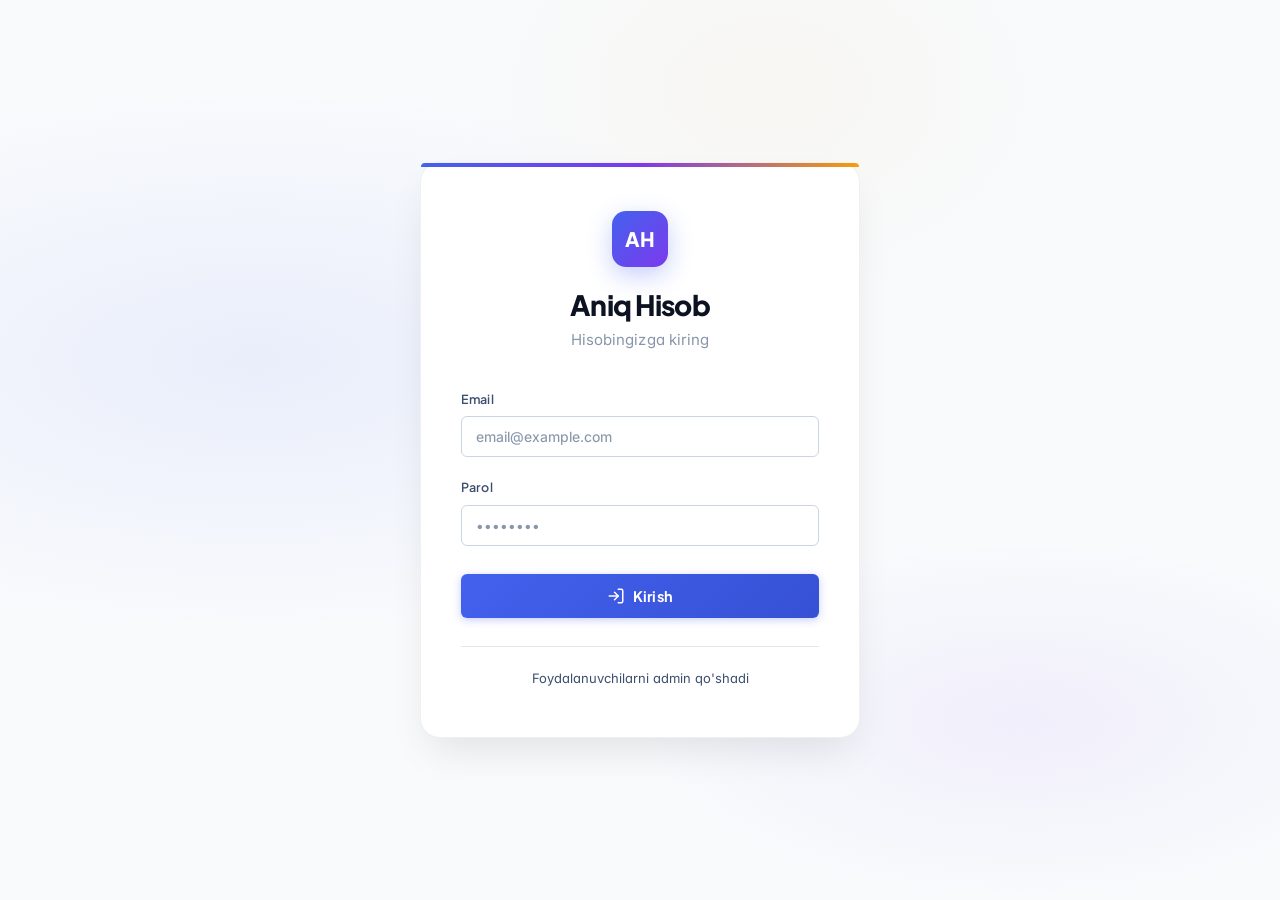
<file: index.html>
<!doctype html>
<html lang="en">
  <head>
    <meta charset="UTF-8" />
    <link rel="icon" type="image/svg+xml" href="/vite.svg" />
    <meta name="viewport" content="width=device-width, initial-scale=1.0" />
    <title>Vite + React + TS</title>
    <script type="module" crossorigin src="/assets/index-B3XhgaWw.js"></script>
    <link rel="stylesheet" crossorigin href="/assets/index-CXj4o8oD.css">
  </head>
  <body>
    <div id="root"></div>
  </body>
</html>
</file>
<file: assets/index-CXj4o8oD.css>
@import"https://fonts.googleapis.com/css2?family=Plus+Jakarta+Sans:wght@400;500;600;700;800&family=Inter:wght@300;400;500;600;700;800&family=JetBrains+Mono:wght@400;500;600;700&display=swap";:root{--brand-primary: #4361EE;--brand-primary-dark: #3651D4;--brand-primary-light: #6B83F5;--brand-primary-bg: rgba(67, 97, 238, .08);--brand-secondary: #7C3AED;--brand-accent: #F59E0B;--brand-accent-light: #FCD34D;--success: #10B981;--success-bg: rgba(16, 185, 129, .1);--warning: #F59E0B;--warning-bg: rgba(245, 158, 11, .1);--danger: #EF4444;--danger-bg: rgba(239, 68, 68, .08);--info: #06B6D4;--info-bg: rgba(6, 182, 212, .1);--bg-primary: #FFFFFF;--bg-secondary: #F8FAFC;--bg-tertiary: #F1F5F9;--bg-elevated: #FFFFFF;--bg-sunken: #EFF3F8;--card-bg: #FFFFFF;--card-border: rgba(0, 0, 0, .06);--card-shadow: 0 1px 3px rgba(0, 0, 0, .04), 0 1px 2px rgba(0, 0, 0, .06);--card-shadow-hover: 0 10px 25px -5px rgba(0, 0, 0, .08), 0 8px 10px -6px rgba(0, 0, 0, .04);--card-shadow-lg: 0 20px 40px -10px rgba(0, 0, 0, .1);--text-primary: #0C1222;--text-secondary: #3D4F6F;--text-muted: #8896AB;--text-inverse: #FFFFFF;--font-display: "Plus Jakarta Sans", "Inter", sans-serif;--font-body: "Inter", -apple-system, BlinkMacSystemFont, "Segoe UI", sans-serif;--font-mono: "JetBrains Mono", "Fira Code", "Cascadia Code", monospace;--input-bg: #FFFFFF;--input-border: #CBD5E1;--divider: #E2E8F0;--sidebar-bg: #0F172A;--sidebar-bg-hover: rgba(255, 255, 255, .06);--sidebar-bg-active: rgba(67, 97, 238, .15);--sidebar-text: rgba(255, 255, 255, .6);--sidebar-text-active: #FFFFFF;--sidebar-accent: #4361EE;--sidebar-border: rgba(255, 255, 255, .08);--sidebar-width: 272px;--navbar-height: 68px;--radius-sm: 6px;--radius-md: 10px;--radius-lg: 14px;--radius-xl: 20px;--radius-full: 9999px;--card-padding: 24px;--border-radius: var(--radius-sm);--border-radius-md: var(--radius-md);--border-radius-lg: var(--radius-lg);--emerald: var(--brand-primary);--emerald-light: var(--brand-primary-light);--gold: var(--brand-accent);--gold-light: var(--brand-accent-light);--coral: var(--danger);--glass-bg: var(--card-bg);--glass-border: var(--card-border);--glass-shadow: var(--card-shadow);--glass-hover: var(--bg-secondary);--bg-dark: var(--bg-primary);--bg-gradient-1: var(--bg-secondary);--bg-gradient-2: var(--bg-secondary);--bg-gradient-3: var(--bg-tertiary);--deloitte-green: var(--brand-primary);--deloitte-green-dark: var(--brand-primary-dark);--card-hover-shadow: rgba(0, 0, 0, .12)}[data-theme=dark]{--bg-primary: #0B1120;--bg-secondary: #111827;--bg-tertiary: #1E293B;--bg-elevated: #1E293B;--bg-sunken: #0B1120;--card-bg: #1E293B;--card-border: rgba(255, 255, 255, .06);--card-shadow: 0 1px 3px rgba(0, 0, 0, .2), 0 1px 2px rgba(0, 0, 0, .3);--card-shadow-hover: 0 10px 25px -5px rgba(0, 0, 0, .3), 0 8px 10px -6px rgba(0, 0, 0, .2);--card-shadow-lg: 0 20px 40px -10px rgba(0, 0, 0, .4);--card-hover-shadow: rgba(0, 0, 0, .35);--text-primary: #F0F4F8;--text-secondary: #A0AEC0;--text-muted: #718096;--text-inverse: #0C1222;--input-bg: #1E293B;--input-border: #334155;--divider: #1E293B;--sidebar-bg: #060B18;--sidebar-bg-hover: rgba(255, 255, 255, .04);--sidebar-bg-active: rgba(67, 97, 238, .2);--sidebar-border: rgba(255, 255, 255, .06);--bg-dark: var(--bg-primary);--glass-bg: var(--card-bg);--glass-border: var(--card-border);--glass-shadow: 0 1px 3px rgba(0, 0, 0, .3);--glass-hover: var(--bg-tertiary)}*{margin:0;padding:0;box-sizing:border-box}body{font-family:var(--font-body);background:var(--bg-secondary);color:var(--text-primary);min-height:100vh;overflow-x:hidden;-webkit-font-smoothing:antialiased;-moz-osx-font-smoothing:grayscale;line-height:1.65;font-size:14.5px;font-feature-settings:"cv02","cv03","cv04","cv11"}h1,h2,h3,h4,h5,h6{font-family:var(--font-display);letter-spacing:-.025em;line-height:1.25;color:var(--text-primary)}h1{font-weight:800}h2,h3{font-weight:700}h4,h5,h6{font-weight:600}a{color:var(--brand-primary);text-decoration:none;transition:color .15s ease}a:hover{color:var(--brand-primary-dark);text-decoration:none}.app-background{position:fixed;top:0;right:0;bottom:0;left:0;z-index:-1;background:var(--bg-secondary);background-image:radial-gradient(at 30% 20%,rgba(67,97,238,.03) 0,transparent 50%),radial-gradient(at 80% 80%,rgba(245,158,11,.025) 0,transparent 50%)}.app-background .orb,.app-background .orb-1,.app-background .orb-2,.app-background .orb-3{display:none}.glass-card{background:var(--card-bg);border:1px solid var(--card-border);border-radius:var(--radius-lg);padding:var(--card-padding);box-shadow:var(--card-shadow);transition:box-shadow .25s ease,transform .25s ease;position:relative}.glass-card:before{display:none}.glass-card:hover{box-shadow:var(--card-shadow-hover);background:var(--card-bg)}.stat-card{display:flex;align-items:center;gap:18px;padding:22px 24px}.stat-card .stat-icon{width:52px;height:52px;border-radius:var(--radius-md);display:flex;align-items:center;justify-content:center;flex-shrink:0}.stat-card .stat-value{font-family:var(--font-display);font-size:30px;font-weight:800;color:var(--text-primary);letter-spacing:-.03em;line-height:1.15;background:none;-webkit-text-fill-color:unset;background-clip:unset;-webkit-background-clip:unset}.stat-card .stat-label{font-family:var(--font-body);font-size:12.5px;color:var(--text-muted);margin-top:4px;font-weight:500;letter-spacing:.01em;text-transform:uppercase}.stat-card .stat-change{font-family:var(--font-mono);font-size:12px;font-weight:600;letter-spacing:-.01em}.stat-card .stat-change.positive{color:var(--success)}.stat-card .stat-change.negative{color:var(--danger)}.stats-grid{display:grid;grid-template-columns:repeat(auto-fit,minmax(240px,1fr));gap:20px;margin-bottom:28px}.content-grid{display:grid;grid-template-columns:5fr 3fr;gap:20px;margin-bottom:28px}@media (max-width: 1024px){.content-grid{grid-template-columns:1fr}}.card-grid{display:grid;grid-template-columns:repeat(auto-fill,minmax(320px,1fr));gap:20px}.card-top-line{position:absolute;top:0;left:0;right:0;height:3px;background:linear-gradient(90deg,var(--brand-primary),var(--brand-secondary));border-radius:var(--radius-lg) var(--radius-lg) 0 0}.btn{display:inline-flex;align-items:center;gap:8px;padding:10px 22px;border-radius:var(--radius-sm);font-family:var(--font-display);font-size:13.5px;font-weight:700;letter-spacing:.01em;cursor:pointer;border:none;transition:all .2s cubic-bezier(.4,0,.2,1);white-space:nowrap}.btn:active{transform:scale(.97)}.btn-primary{background:linear-gradient(135deg,var(--brand-primary),var(--brand-primary-dark));color:#fff;box-shadow:0 2px 8px #4361ee4d}.btn-primary:hover{box-shadow:0 6px 20px #4361ee66;transform:translateY(-1px)}.btn-secondary{background:var(--bg-tertiary);color:var(--text-primary);border:1px solid var(--divider)}.btn-secondary:hover{background:var(--bg-sunken);border-color:var(--text-muted)}.btn-danger{background:linear-gradient(135deg,var(--danger),#DC2626);color:#fff;box-shadow:0 2px 8px #ef444440}.btn-danger:hover{box-shadow:0 6px 20px #ef444459;transform:translateY(-1px)}.btn-sm{padding:6px 14px;font-size:13px;border-radius:var(--radius-sm)}.btn-lg{padding:14px 28px;font-size:16px;border-radius:var(--radius-md)}.form-group{margin-bottom:20px}.form-group label{display:block;font-family:var(--font-display);font-size:12.5px;font-weight:600;color:var(--text-secondary);margin-bottom:7px;letter-spacing:.01em}.form-input,.form-select,.form-textarea{width:100%;padding:11px 14px;background:var(--input-bg);border:1.5px solid var(--input-border);border-radius:var(--radius-sm);color:var(--text-primary);font-family:var(--font-body);font-size:14px;font-weight:450;transition:border-color .2s ease,box-shadow .2s ease;outline:none}.form-input:focus,.form-select:focus,.form-textarea:focus{border-color:var(--brand-primary);box-shadow:0 0 0 3px var(--brand-primary-bg)}.form-input::placeholder{color:var(--text-muted)}.form-textarea{min-height:100px;resize:vertical}.glass-table{width:100%;border-collapse:separate;border-spacing:0}.glass-table th{text-align:left;padding:14px 16px;font-family:var(--font-display);font-size:10.5px;font-weight:700;text-transform:uppercase;letter-spacing:.08em;color:var(--text-muted);background:var(--bg-tertiary);border-bottom:1px solid var(--divider)}.glass-table th:first-child{border-radius:var(--radius-sm) 0 0 0}.glass-table th:last-child{border-radius:0 var(--radius-sm) 0 0}.glass-table td{padding:14px 16px;font-family:var(--font-body);font-size:13.5px;color:var(--text-secondary);border-bottom:1px solid var(--divider);font-weight:450}.glass-table tbody tr{transition:background .15s ease}.glass-table tbody tr:hover{background:var(--bg-tertiary)}.glass-table tbody tr:last-child td{border-bottom:none}.badge{display:inline-flex;align-items:center;gap:6px;padding:4px 12px;border-radius:var(--radius-full);font-family:var(--font-display);font-size:11.5px;font-weight:700;letter-spacing:.02em}.badge:before{content:"";width:6px;height:6px;border-radius:50%;display:inline-block}.badge-success{background:var(--success-bg);color:#059669}.badge-success:before{background:var(--success)}.badge-warning{background:var(--warning-bg);color:#d97706}.badge-warning:before{background:var(--warning)}.badge-danger{background:var(--danger-bg);color:var(--danger)}.badge-danger:before{background:var(--danger)}.badge-info{background:var(--info-bg);color:#0891b2}.badge-info:before{background:var(--info)}.progress-bar{height:6px;background:var(--bg-tertiary);border-radius:var(--radius-full);overflow:hidden}.progress-bar .progress-fill{height:100%;border-radius:var(--radius-full);background:linear-gradient(90deg,var(--brand-primary),var(--brand-primary-light));transition:width .6s cubic-bezier(.4,0,.2,1)}.page-header{display:flex;align-items:center;justify-content:space-between;margin-bottom:28px}.page-header h1{font-family:var(--font-display);font-size:28px;font-weight:800;color:var(--text-primary);letter-spacing:-.03em}.page-header .page-actions{display:flex;gap:12px}.search-box{position:relative}.search-box .search-icon{position:absolute;left:14px;top:50%;transform:translateY(-50%);color:var(--text-muted)}.search-box input{padding-left:40px}.filter-pills{display:flex;gap:8px;margin-bottom:20px;flex-wrap:wrap}.filter-pill{padding:7px 18px;border-radius:var(--radius-full);font-family:var(--font-display);font-size:12.5px;font-weight:700;letter-spacing:.01em;cursor:pointer;border:1.5px solid var(--divider);background:transparent;color:var(--text-secondary);transition:all .2s ease}.filter-pill:hover{background:var(--bg-tertiary);border-color:var(--brand-primary);color:var(--brand-primary)}.filter-pill.active{background:var(--brand-primary);color:#fff;border-color:var(--brand-primary);box-shadow:0 2px 8px #4361ee4d}.avatar{display:flex;align-items:center;justify-content:center;border-radius:var(--radius-md);font-weight:600;font-size:14px;flex-shrink:0}.avatar-sm{width:32px;height:32px;font-size:12px;border-radius:var(--radius-sm)}.avatar-md{width:40px;height:40px}.avatar-lg{width:48px;height:48px;font-size:16px}.modal-overlay{position:fixed;top:0;right:0;bottom:0;left:0;background:#0f172a99;backdrop-filter:blur(4px);-webkit-backdrop-filter:blur(4px);display:flex;align-items:center;justify-content:center;z-index:1000;animation:modalFadeIn .2s ease}.modal-content{background:var(--card-bg);border:1px solid var(--card-border);border-radius:var(--radius-lg);padding:32px;width:90%;max-width:540px;max-height:90vh;overflow-y:auto;box-shadow:var(--card-shadow-lg);animation:modalSlideUp .25s cubic-bezier(.4,0,.2,1)}.modal-header{display:flex;align-items:center;justify-content:space-between;margin-bottom:24px;padding-bottom:16px;border-bottom:1px solid var(--divider)}.modal-header h2{font-family:var(--font-display);font-size:20px;font-weight:800;letter-spacing:-.02em}.modal-close{width:34px;height:34px;border-radius:var(--radius-sm);border:none;background:var(--bg-tertiary);color:var(--text-secondary);cursor:pointer;display:flex;align-items:center;justify-content:center;transition:all .15s ease}.modal-close:hover{background:var(--danger-bg);color:var(--danger)}@keyframes modalFadeIn{0%{opacity:0}to{opacity:1}}@keyframes modalSlideUp{0%{transform:translateY(16px) scale(.97);opacity:0}to{transform:translateY(0) scale(1);opacity:1}}.empty-state{text-align:center;padding:64px 24px;color:var(--text-muted)}.empty-state svg{margin-bottom:16px;opacity:.35}.empty-state h3{font-family:var(--font-display);font-size:18px;margin-bottom:8px;color:var(--text-secondary);font-weight:700;letter-spacing:-.01em}.spinner{width:36px;height:36px;border:3px solid var(--bg-tertiary);border-top-color:var(--brand-primary);border-radius:50%;animation:spin .7s linear infinite}@keyframes spin{to{transform:rotate(360deg)}}.loading-center{display:flex;align-items:center;justify-content:center;min-height:200px}::-webkit-scrollbar{width:6px}::-webkit-scrollbar-track{background:transparent}::-webkit-scrollbar-thumb{background:var(--text-muted);border-radius:var(--radius-full)}::-webkit-scrollbar-thumb:hover{background:var(--text-secondary)}.text-success{color:var(--success)!important}.text-danger{color:var(--danger)!important}.text-warning{color:var(--warning)!important}.text-info{color:var(--info)!important}.text-muted{color:var(--text-muted)!important}.text-brand{color:var(--brand-primary)!important}.text-mono{font-family:var(--font-mono);letter-spacing:-.02em}.mt-1{margin-top:8px}.mt-2{margin-top:16px}.mt-3{margin-top:24px}.mb-1{margin-bottom:8px}.mb-2{margin-bottom:16px}.mb-3{margin-bottom:24px}.flex{display:flex}.items-center{align-items:center}.justify-between{justify-content:space-between}.gap-1{gap:8px}.gap-2{gap:16px}.gap-3{gap:24px}.sidebar{position:fixed;top:0;left:0;width:var(--sidebar-width);height:100vh;background:var(--sidebar-bg);display:flex;flex-direction:column;z-index:100;transition:transform .3s cubic-bezier(.4,0,.2,1);overflow:hidden;border-right:1px solid var(--sidebar-border)}.sidebar:before{content:"";position:absolute;top:0;right:0;bottom:0;left:0;background:linear-gradient(180deg,rgba(67,97,238,.06) 0%,transparent 40%),linear-gradient(0deg,rgba(67,97,238,.03) 0%,transparent 30%);pointer-events:none;z-index:0}.sidebar>*{position:relative;z-index:1}.sidebar-logo{display:flex;align-items:center;gap:14px;padding:24px 24px 20px;border-bottom:1px solid var(--sidebar-border)}.logo-icon{width:42px;height:42px;background:linear-gradient(135deg,var(--sidebar-accent),#7C3AED);border-radius:var(--radius-md);display:flex;align-items:center;justify-content:center;font-family:var(--font-display);font-weight:800;font-size:15px;color:#fff;letter-spacing:-.02em;box-shadow:0 4px 12px #4361ee59;flex-shrink:0}.logo-text{font-family:var(--font-display);font-size:21px;font-weight:800;color:#fff;letter-spacing:-.03em}.logo-text span{color:var(--sidebar-accent);font-weight:800}.sidebar-nav{flex:1;overflow-y:auto;padding:16px 12px}.sidebar-section{margin-bottom:8px}.sidebar-section-title{font-family:var(--font-display);font-size:9.5px;font-weight:700;text-transform:uppercase;letter-spacing:.12em;color:#ffffff59;padding:12px 14px 8px}.sidebar-link{display:flex;align-items:center;gap:12px;padding:10px 14px;margin:2px 0;border-radius:var(--radius-sm);color:var(--sidebar-text);font-family:var(--font-body);font-size:13.5px;font-weight:500;letter-spacing:.005em;transition:all .2s cubic-bezier(.4,0,.2,1);text-decoration:none;position:relative}.sidebar-link:hover{background:var(--sidebar-bg-hover);color:#ffffffe6}.sidebar-link.active{background:var(--sidebar-bg-active);color:var(--sidebar-text-active);font-weight:700}.sidebar-link.active:before{content:"";position:absolute;left:0;top:6px;bottom:6px;width:3px;background:var(--sidebar-accent);border-radius:0 3px 3px 0;box-shadow:0 0 8px #4361ee80}.sidebar-link-icon{flex-shrink:0;opacity:.7;transition:opacity .2s ease}.sidebar-link:hover .sidebar-link-icon,.sidebar-link.active .sidebar-link-icon{opacity:1}.sidebar-user{display:flex;align-items:center;gap:12px;padding:18px 20px;border-top:1px solid var(--sidebar-border);background:#00000026}.user-avatar{width:40px;height:40px;border-radius:var(--radius-sm);background:linear-gradient(135deg,var(--sidebar-accent),#7C3AED);display:flex;align-items:center;justify-content:center;font-weight:700;font-size:14px;color:#fff;flex-shrink:0;box-shadow:0 2px 8px #4361ee4d}.user-info{flex:1;min-width:0}.user-name{font-family:var(--font-display);font-size:13px;font-weight:700;color:#fff;white-space:nowrap;overflow:hidden;text-overflow:ellipsis;letter-spacing:-.01em}.user-role{font-family:var(--font-body);font-size:11px;color:#ffffff80;font-weight:500;letter-spacing:.01em}.navbar{display:flex;align-items:center;justify-content:space-between;height:var(--navbar-height);padding:0 32px;background:var(--bg-primary);border-bottom:1px solid var(--divider);position:sticky;top:0;z-index:50;backdrop-filter:blur(12px);-webkit-backdrop-filter:blur(12px)}.navbar-left{display:flex;align-items:center;gap:16px}.navbar-title{font-family:var(--font-display);font-size:22px;font-weight:800;color:var(--text-primary);letter-spacing:-.03em}.navbar-right{display:flex;align-items:center;gap:10px}.navbar-btn{width:40px;height:40px;border-radius:var(--radius-sm);border:1px solid var(--divider);background:var(--bg-primary);color:var(--text-secondary);cursor:pointer;display:flex;align-items:center;justify-content:center;transition:all .2s ease;position:relative}.navbar-btn:hover{background:var(--bg-tertiary);border-color:var(--brand-primary);color:var(--brand-primary);box-shadow:0 2px 8px #4361ee1a}.notification-dot{position:absolute;top:8px;right:8px;width:8px;height:8px;background:var(--danger);border-radius:50%;border:2px solid var(--bg-primary);box-shadow:0 0 6px #ef444466}.main-content{margin-left:var(--sidebar-width);min-height:100vh;background:var(--bg-secondary)}.page-content{padding:28px 32px}.mobile-menu-btn{display:none}@media (max-width: 1024px){.sidebar{transform:translate(-100%)}.sidebar.open{transform:translate(0);box-shadow:4px 0 24px #0003}.main-content{margin-left:0}.page-content{padding:72px 16px 20px}.mobile-menu-btn{display:flex;position:fixed;top:16px;left:16px;z-index:200}.navbar{padding:0 16px 0 64px}.content-grid{grid-template-columns:1fr}.stats-grid{grid-template-columns:1fr 1fr}}@media (max-width: 640px){.stats-grid{grid-template-columns:1fr}.navbar-title{font-size:18px}.page-header h1{font-size:22px}.card-grid{grid-template-columns:1fr}}.login-page{min-height:100vh;display:flex;align-items:center;justify-content:center;background:var(--bg-secondary);padding:24px;position:relative;overflow:hidden}.login-page:before{content:"";position:absolute;top:0;right:0;bottom:0;left:0;background:radial-gradient(ellipse 80% 50% at 20% 40%,rgba(67,97,238,.08) 0%,transparent 60%),radial-gradient(ellipse 60% 40% at 80% 80%,rgba(124,58,237,.06) 0%,transparent 50%),radial-gradient(ellipse 50% 50% at 60% 10%,rgba(245,158,11,.04) 0%,transparent 50%);pointer-events:none}.login-card{position:relative;width:100%;max-width:440px;background:var(--card-bg);border:1px solid var(--card-border);border-radius:var(--radius-xl);padding:48px 40px;box-shadow:var(--card-shadow-lg)}.login-card:before{content:"";position:absolute;top:0;left:0;right:0;height:4px;background:linear-gradient(90deg,var(--brand-primary),var(--brand-secondary),var(--brand-accent));border-radius:var(--radius-xl) var(--radius-xl) 0 0}.login-header{text-align:center;margin-bottom:36px}.login-logo{width:56px;height:56px;margin:0 auto 20px;background:linear-gradient(135deg,var(--brand-primary),#7C3AED);border-radius:var(--radius-lg);display:flex;align-items:center;justify-content:center;font-family:var(--font-display);font-weight:800;font-size:20px;color:#fff;box-shadow:0 8px 24px #4361ee4d}.login-header h1{font-family:var(--font-display);font-size:28px;font-weight:800;color:var(--text-primary);margin-bottom:6px;letter-spacing:-.03em}.login-subtitle{font-family:var(--font-body);font-size:15px;color:var(--text-muted);font-weight:400;letter-spacing:.005em}.login-card .btn-primary{width:100%;justify-content:center;padding:13px 24px;font-size:14.5px;font-weight:700;margin-top:8px}.login-footer{text-align:center;margin-top:28px;font-family:var(--font-body);font-size:13.5px;color:var(--text-muted);padding-top:20px;border-top:1px solid var(--divider)}.login-footer a{color:var(--brand-primary);font-weight:700}.login-footer a:hover{color:var(--brand-primary-dark)}.error-msg{background:var(--danger-bg);color:var(--danger);padding:12px 16px;border-radius:var(--radius-sm);font-family:var(--font-body);font-size:13px;font-weight:600;margin-bottom:20px;border:1px solid rgba(239,68,68,.15)}.chat-layout{display:flex;height:100%;background:var(--bg-primary)}.chat-sidebar{width:320px;border-right:1px solid var(--divider);display:flex;flex-direction:column;background:var(--bg-primary);flex-shrink:0}.chat-sidebar-header{display:flex;align-items:center;justify-content:space-between;padding:20px 20px 16px;border-bottom:1px solid var(--divider)}.chat-sidebar-header h3{font-family:var(--font-display);font-size:18px;font-weight:800;color:var(--text-primary);letter-spacing:-.02em}.chat-room-list{flex:1;overflow-y:auto;padding:8px}.chat-room-item{display:flex;align-items:center;gap:12px;padding:12px 14px;border-radius:var(--radius-sm);cursor:pointer;transition:all .15s ease;margin-bottom:2px}.chat-room-item:hover{background:var(--bg-tertiary)}.chat-room-item.active{background:var(--brand-primary-bg);border:1px solid rgba(67,97,238,.15)}.chat-room-icon{width:36px;height:36px;border-radius:var(--radius-sm);background:var(--bg-tertiary);display:flex;align-items:center;justify-content:center;color:var(--text-muted);flex-shrink:0}.chat-room-item.active .chat-room-icon{background:var(--brand-primary);color:#fff}.chat-room-info{flex:1;min-width:0}.chat-room-name{font-family:var(--font-display);font-size:13.5px;font-weight:700;color:var(--text-primary);margin-bottom:2px;letter-spacing:-.01em}.chat-room-last{font-family:var(--font-body);font-size:12px;color:var(--text-muted);white-space:nowrap;overflow:hidden;text-overflow:ellipsis}.chat-unread-badge{min-width:22px;height:22px;padding:0 7px;border-radius:var(--radius-full);background:var(--brand-primary);color:#fff;font-family:var(--font-display);font-size:10.5px;font-weight:800;display:flex;align-items:center;justify-content:center;flex-shrink:0}.chat-main{flex:1;display:flex;flex-direction:column;min-width:0}.chat-empty{flex:1;display:flex;flex-direction:column;align-items:center;justify-content:center;gap:12px;color:var(--text-muted)}.chat-empty h3{font-family:var(--font-display);font-size:18px;color:var(--text-secondary);font-weight:700;letter-spacing:-.01em}.chat-empty p{font-size:14px}.chat-header{display:flex;align-items:center;gap:10px;padding:16px 24px;border-bottom:1px solid var(--divider);background:var(--bg-primary)}.chat-header h3{font-family:var(--font-display);font-size:16px;font-weight:800;color:var(--text-primary);letter-spacing:-.02em}.chat-messages{flex:1;overflow-y:auto;padding:20px 24px;display:flex;flex-direction:column;gap:6px}.chat-message{display:flex;align-items:flex-start;gap:10px;max-width:75%}.chat-message.mine{margin-left:auto;flex-direction:row-reverse}.chat-message-avatar{width:32px;height:32px;border-radius:var(--radius-sm);background:linear-gradient(135deg,var(--brand-primary),#7C3AED);display:flex;align-items:center;justify-content:center;color:#fff;font-weight:700;font-size:12px;flex-shrink:0}.chat-message-body{max-width:100%}.chat-message-sender{font-family:var(--font-display);font-size:11.5px;font-weight:700;color:var(--text-secondary);margin-bottom:3px;letter-spacing:.005em}.chat-message-content{padding:10px 16px;border-radius:var(--radius-md);font-family:var(--font-body);font-size:14px;line-height:1.55;background:var(--bg-tertiary);color:var(--text-primary);word-break:break-word;font-weight:450}.chat-message.mine .chat-message-content{background:linear-gradient(135deg,var(--brand-primary),var(--brand-primary-dark));color:#fff;border-radius:var(--radius-md) var(--radius-md) 4px var(--radius-md)}.chat-message:not(.mine) .chat-message-content{border-radius:var(--radius-md) var(--radius-md) var(--radius-md) 4px}.chat-message-time{font-size:10px;color:var(--text-muted);margin-top:4px;padding:0 4px}.chat-message.mine .chat-message-time{text-align:right}.chat-input-area{display:flex;align-items:center;gap:12px;padding:16px 24px;border-top:1px solid var(--divider);background:var(--bg-primary)}.chat-input{flex:1;padding:12px 18px;border:1.5px solid var(--input-border);border-radius:var(--radius-full);background:var(--input-bg);color:var(--text-primary);font-family:var(--font-body);font-size:14px;font-weight:450;outline:none;transition:border-color .2s ease,box-shadow .2s ease}.chat-input:focus{border-color:var(--brand-primary);box-shadow:0 0 0 3px var(--brand-primary-bg)}.chat-input::placeholder{color:var(--text-muted)}.chat-send-btn{width:44px;height:44px;border:none;border-radius:50%;background:linear-gradient(135deg,var(--brand-primary),var(--brand-primary-dark));color:#fff;cursor:pointer;display:flex;align-items:center;justify-content:center;transition:all .2s ease;flex-shrink:0;box-shadow:0 2px 8px #4361ee4d}.chat-send-btn:hover:not(:disabled){transform:scale(1.05);box-shadow:0 4px 16px #4361ee66}.chat-send-btn:disabled{opacity:.4;cursor:not-allowed}@media (max-width: 768px){.chat-sidebar{width:260px}}@media (max-width: 640px){.chat-sidebar{display:none}}
</file>
